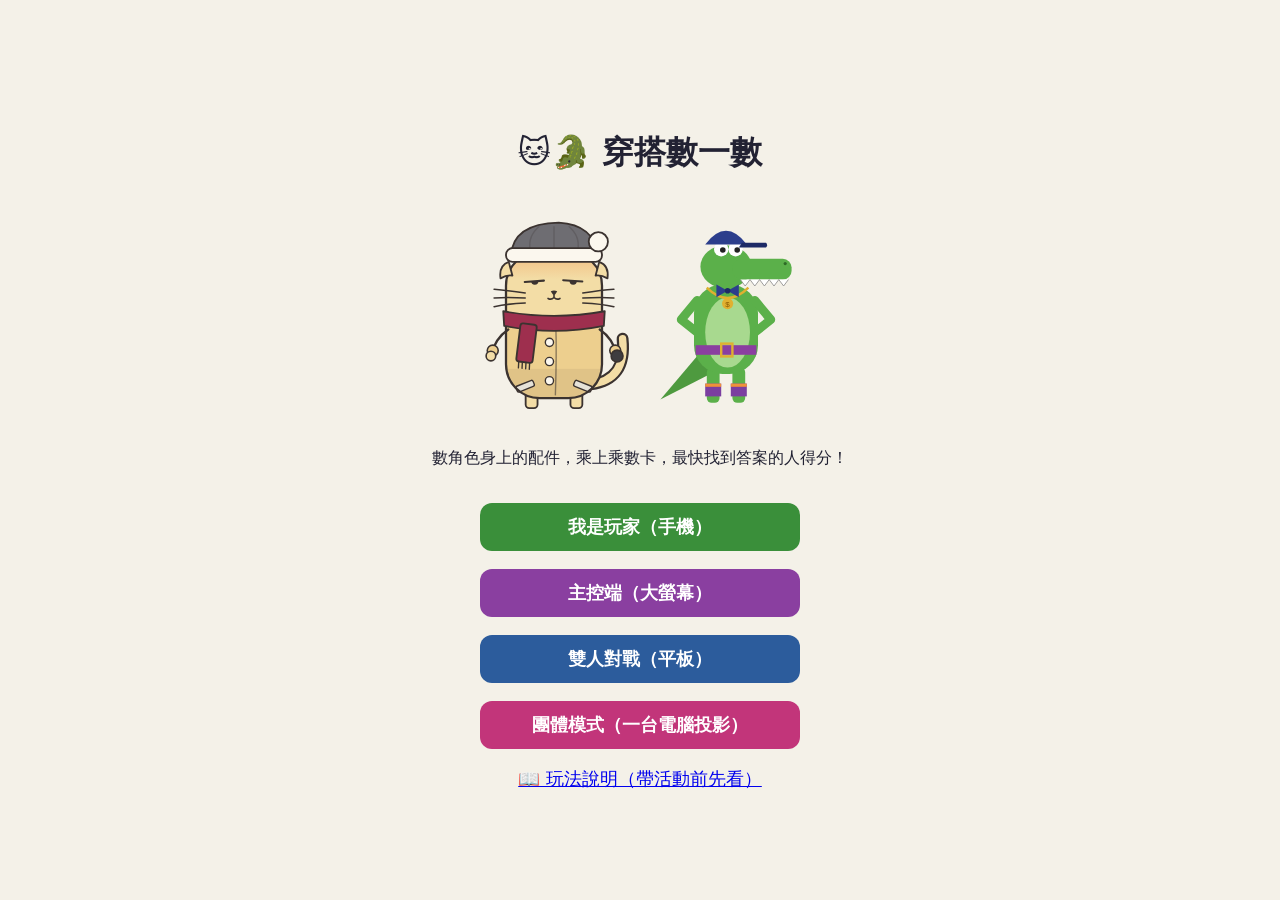
<file: index.html>
<!doctype html>
<html lang="zh-Hant">
<head>
<meta charset="utf-8">
<meta name="viewport" content="width=device-width, initial-scale=1">
<title>穿搭數一數</title>
<link rel="stylesheet" href="style.css?v=3">
<style>
  body { display: flex; flex-direction: column; align-items: center; justify-content: center; min-height: 100vh; gap: 18px; padding: 16px; }
  a.btn { text-decoration: none; width: min(320px, 100%); text-align: center; }
  .croc { width: 160px; height: 200px; }
</style>
</head>
<body>
  <h1>🐱🐊 穿搭數一數</h1>
  <div style="display:flex;gap:12px"><div class="croc" id="cat"></div><div class="croc" id="croc"></div></div>
  <p>數角色身上的配件，乘上乘數卡，最快找到答案的人得分！</p>
  <a class="btn" href="player.html">我是玩家（手機）</a>
  <a class="btn alt" href="host.html">主控端（大螢幕）</a>
  <a class="btn" style="background:#2c5c9c" href="duel.html">雙人對戰（平板）</a>
  <a class="btn" style="background:#c2357a" href="group.html">團體模式（一台電腦投影）</a>
  <a href="guide.html" style="font-size:1.1rem">📖 玩法說明（帶活動前先看）</a>
<script src="game.js?v=4"></script>
<script>document.getElementById('cat').innerHTML = charSVG(['beanie', 'scarf', 'coat', 'mitten'], 'cat');
document.getElementById('croc').innerHTML = charSVG(['cap', 'bowtie', 'necklace', 'belt', 'socks'], 'croc');</script>
</body>
</html>
</file>
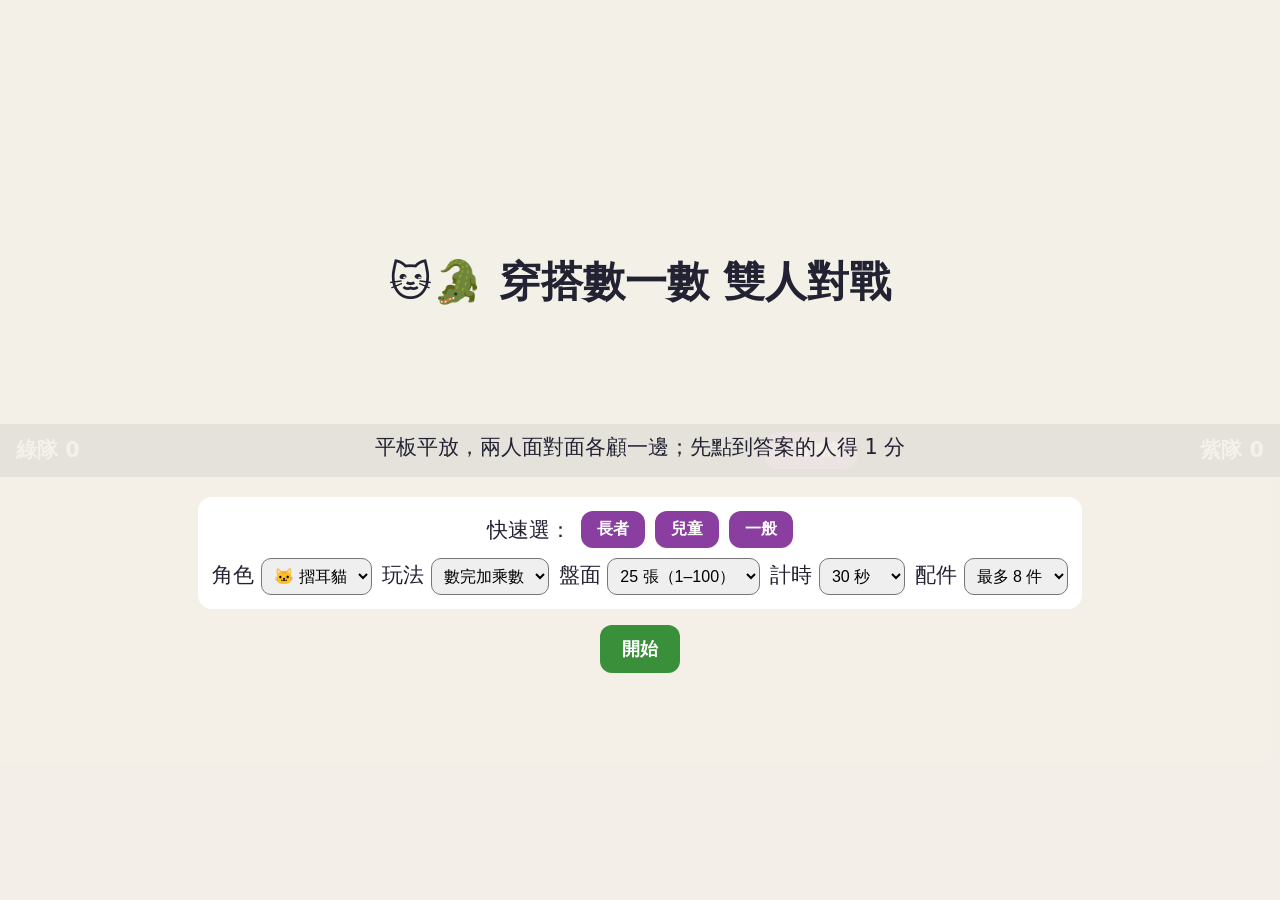
<file: duel.html>
<!doctype html>
<html lang="zh-Hant">
<head>
<meta charset="utf-8">
<meta name="viewport" content="width=device-width, initial-scale=1, maximum-scale=1, user-scalable=no">
<title>穿搭數一數 雙人對戰</title>
<link rel="stylesheet" href="style.css?v=3">
<style>
  html, body { height: 100%; overflow: hidden; touch-action: manipulation; }
  body { display: grid; grid-template-rows: 1fr auto 1fr; }
  .half { display: flex; align-items: center; justify-content: center; gap: 2vmin; padding: 1.5vmin; min-height: 0; }
  .half.flip { transform: rotate(180deg); }
  .half:nth-child(1) { background: #e6f2e0; }
  .half:nth-child(3) { background: #f2e6f0; }
  .side { display: flex; flex-direction: column; align-items: center; gap: 1vmin; height: 100%; justify-content: center; }
  .side .croc { height: 60%; aspect-ratio: .8; }
  .side .mcard { height: 22%; font-size: 9vmin; }
  .side .msg { font-weight: 800; font-size: 3vmin; text-align: center; min-height: 2em; }
  .half .board { height: 100%; aspect-ratio: 1; max-width: 62%; }
  .bar { display: flex; justify-content: space-between; align-items: center; gap: 12px; padding: 8px 16px; background: #223; color: #fff; font-weight: 800; font-size: 1.3rem; }
  .bar .btn { padding: 8px 14px; font-size: 1rem; }
  .menu { position: fixed; inset: 0; background: #f4f1e8ee; display: flex; flex-direction: column; align-items: center; justify-content: center; gap: 16px; font-size: 1.3rem; }
</style>
</head>
<body>
<section class="half flip" id="h0"></section>
<div class="bar">
  <span>綠隊 <span id="s0">0</span></span>
  <span class="timer" id="timer"></span>
  <button class="btn alt" id="flipBtn">上方轉向</button>
  <span>紫隊 <span id="s1">0</span></span>
</div>
<section class="half" id="h1"></section>

<div class="menu" id="menu">
  <h1>🐱🐊 穿搭數一數 雙人對戰</h1>
  <p id="result"></p>
  <p>平板平放，兩人面對面各顧一邊；先點到答案的人得 1 分</p>
  <div id="setup"></div>
  <button class="btn" onclick="start()">開始</button>
</div>

<script src="game.js?v=4"></script>
<script>
// 純本機模式，不連 Firebase；先答對的人得 1 分，答錯這題鎖住
const TOTAL = 10, REVEAL_MS = 3000;
const $ = (id) => document.getElementById(id);
const draft = loadSettings();
let set, gameBoard, round, score, lock, picks, winner, phase = 'menu', endsAt;
$('setup').innerHTML = settingsHTML(draft, ['ranked']);   // 對戰固定「先答對得 1 分」，不用選計分
bindSettings($('setup'), draft);

function start() {
  set = { ...draft }; gameBoard = makeBoard(); score = [0, 0]; round = null;
  $('menu').classList.add('hidden');
  next();
}

function next() {
  round = makeRound((round?.n || 0) + 1, round?.mult, Math.random, set.char, set);
  lock = [false, false]; picks = [null, null]; winner = null;
  phase = 'answer';
  endsAt = set.secs ? Date.now() + set.secs * 1000 : Infinity;
  render();
}

function tap(p, i) {
  if (phase !== 'answer' || lock[p]) return;
  picks[p] = i;
  if (boardOf(round, gameBoard)[i].includes(answerOf(round))) { score[p]++; winner = p; return reveal(); }
  lock[p] = true;
  if (lock[0] && lock[1]) return reveal();
  render();
}

function reveal() {
  phase = 'reveal';
  render();
  setTimeout(() => {
    if (round.n < TOTAL) return next();
    phase = 'menu';
    $('result').textContent = score[0] === score[1] ? `平手！${score[0]} : ${score[1]}` : `${score[0] > score[1] ? '綠隊' : '紫隊'}贏了！${score[0]} : ${score[1]}`;
    $('menu').classList.remove('hidden');
  }, REVEAL_MS);
}

function half(p) {
  const ans = answerOf(round), board = boardOf(round, gameBoard);
  let msg = lock[p] ? '答錯了，等下一題' : `第 ${round.n} 題`;
  if (phase === 'reveal') msg = winner === p ? '你最快！+1' : equationText(round);
  const mcard = round.op === 'count' ? '' : `<div class="mcard">${OP_SIGN[round.op]}${round.mult}</div>`;
  $('h' + p).innerHTML = `<div class="side"><div class="croc">${charSVG(round.items, round.char)}</div>${mcard}<div class="msg">${msg}</div></div>
    ${boardHTML(board)}`;
  $('h' + p).querySelectorAll('.ncard').forEach((b) => {
    const i = +b.dataset.card;
    if (picks[p] === i) b.classList.add(phase === 'reveal' && winner === p ? 'right' : 'wrong');
    if (phase === 'reveal' && board[i].includes(ans)) b.classList.add('right');
    b.disabled = phase !== 'answer' || lock[p];
    b.addEventListener('pointerdown', () => tap(p, i));   // pointerdown 比 click 快，兩人搶答公平些
  });
}

function render() {
  half(0); half(1);
  $('s0').textContent = score[0]; $('s1').textContent = score[1];
}

// 倒數用時間戳算剩餘，不靠 interval 累減
(function tick() {
  if (phase === 'answer') {
    const left = endsAt - Date.now();
    $('timer').textContent = set.secs ? Math.max(0, Math.ceil(left / 1000)) : '';
    if (left <= 0) reveal();
  } else $('timer').textContent = '';
  requestAnimationFrame(tick);
})();

$('flipBtn').onclick = () => $('h0').classList.toggle('flip');
</script>
</body>
</html>
</file>
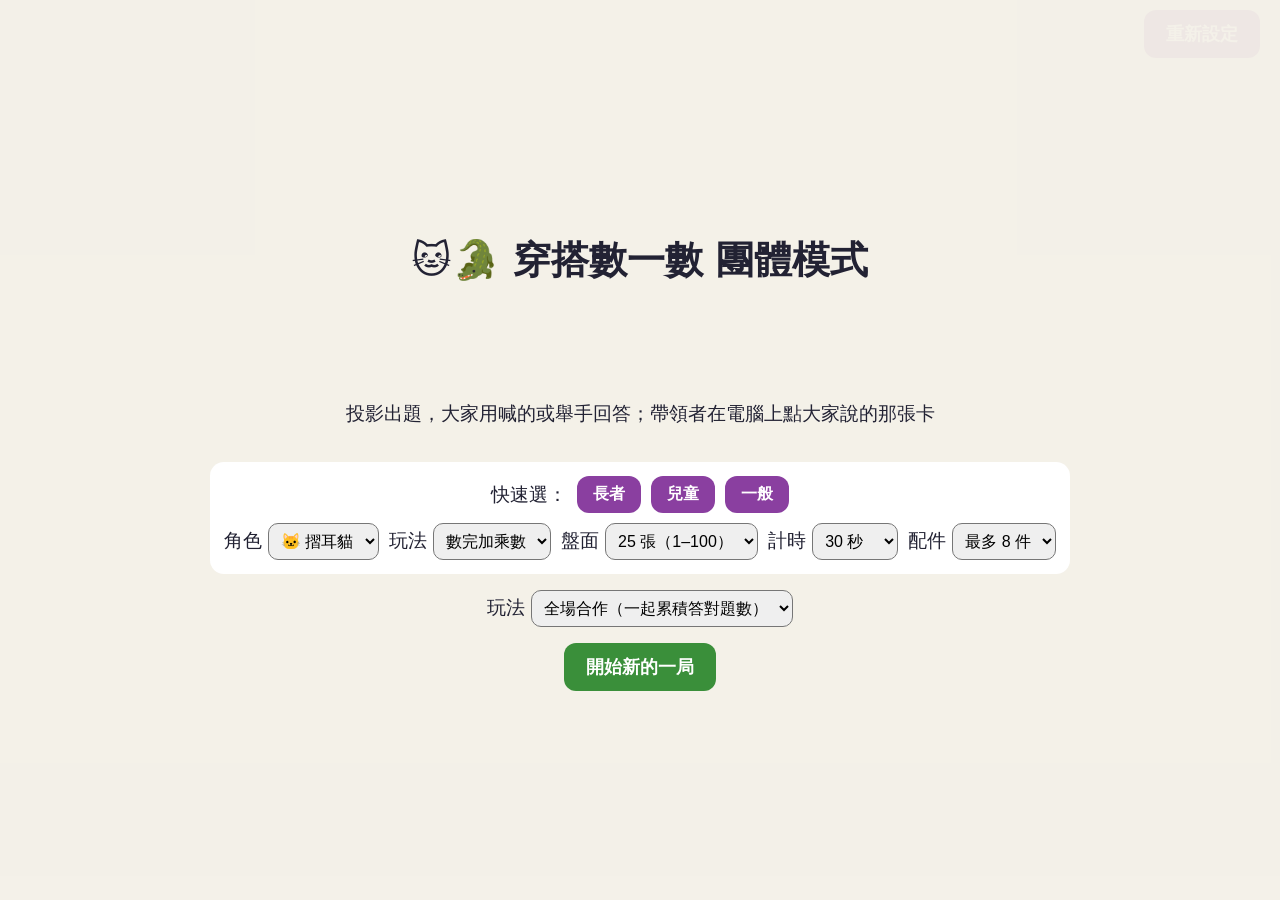
<file: group.html>
<!doctype html>
<html lang="zh-Hant">
<head>
<meta charset="utf-8">
<meta name="viewport" content="width=device-width, initial-scale=1">
<title>穿搭數一數 團體模式</title>
<link rel="stylesheet" href="style.css?v=3">
<style>
  html, body { height: 100%; }
  body { display: grid; grid-template-rows: auto 1fr auto; }
  .top { display: flex; justify-content: space-between; align-items: center; padding: 10px 20px; font-size: 1.4rem; font-weight: 800; }
  .top .timer { font-size: 2.4rem; }
  main { display: flex; align-items: center; justify-content: center; gap: 3vw; padding: 0 2vw; min-height: 0; }
  .stage { display: flex; flex-direction: column; align-items: center; gap: 1vh; height: 100%; justify-content: center; }
  .stage .croc { height: 52vh; aspect-ratio: .8; }
  .stage .row { display: flex; align-items: center; gap: 16px; font-size: 7vh; font-weight: 900; }
  .stage .mcard { height: 14vh; font-size: 9vh; }
  .prompt { font-size: 4vh; font-weight: 800; text-align: center; min-height: 3em; }
  main .board { height: 78vh; aspect-ratio: 1; max-width: 55vw; }
  .bottom { display: flex; justify-content: center; align-items: center; gap: 14px; padding: 12px; flex-wrap: wrap; background: #fff; }
  .team { color: #fff; border: 0; border-radius: 14px; padding: 10px 22px; font-size: 1.4rem; font-weight: 800; }
  .team b { font-size: 1.8rem; margin-left: 8px; }
  .ask { font-size: 1.3rem; font-weight: 800; }
  .menu { position: fixed; inset: 0; background: #f4f1e8f2; display: flex; flex-direction: column; align-items: center; justify-content: center; gap: 16px; font-size: 1.2rem; padding: 16px; text-align: center; }
  .menu h2 { font-size: 2.4rem; margin: 0; }
  @keyframes shake { 25% { transform: translateX(-8px); } 75% { transform: translateX(8px); } }
  .ncard.wrong { animation: shake .3s; }
</style>
</head>
<body>
<div class="top"><span id="info"></span><span class="timer" id="timer"></span><button class="btn alt" onclick="openMenu()">重新設定</button></div>
<main id="main"></main>
<div class="bottom" id="bottom"></div>

<div class="menu" id="menu">
  <h1>🐱🐊 穿搭數一數 團體模式</h1>
  <p id="result"></p>
  <p>投影出題，大家用喊的或舉手回答；帶領者在電腦上點大家說的那張卡</p>
  <div id="setup"></div>
  <label>玩法 <select id="teamSel" style="font-size:1rem;padding:8px;border-radius:10px">
    <option value="0">全場合作（一起累積答對題數）</option>
    <option value="2">分 2 隊搶答</option>
    <option value="3">分 3 隊搶答</option>
    <option value="4">分 4 隊搶答</option>
  </select></label>
  <button class="btn" onclick="start()">開始新的一局</button>
  <button class="btn alt hidden" id="resumeBtn" onclick="resume()">繼續這局</button>
</div>

<script src="game.js?v=4"></script>
<script>
// 純本機模式，不連 Firebase：一台電腦＋投影，帶領者操作
const TOTAL = 10;
const TEAMS = [['紅隊', '#d9534f'], ['藍隊', '#2c5c9c'], ['綠隊', '#3a8f3a'], ['黃隊', '#e0a526']];
const $ = (id) => document.getElementById(id);
const draft = loadSettings();
let set, teams, gameBoard, round, phase = 'menu', endsAt, wrongs, teamScore, coopRight;
$('setup').innerHTML = settingsHTML(draft, ['ranked']);   // 團體模式計分另外選（合作／分隊）
bindSettings($('setup'), draft);

function start() {
  set = { ...draft }; teams = +$('teamSel').value;
  gameBoard = makeBoard(); round = null; teamScore = [0, 0, 0, 0]; coopRight = 0;
  $('menu').classList.add('hidden');
  $('resumeBtn').classList.add('hidden');
  next();
}

function next() {
  if (round && round.n >= TOTAL) return finish();
  round = makeRound((round?.n || 0) + 1, round?.mult, Math.random, set.char, set);
  wrongs = new Set();
  phase = 'answer';
  endsAt = set.secs ? Date.now() + set.secs * 1000 : Infinity;
  render();
}

// 帶領者點了大家說的那張卡
function tap(i) {
  if (phase !== 'answer') return;
  if (boardOf(round, gameBoard)[i].includes(answerOf(round))) {
    if (teams) phase = 'award';             // 分隊：再按是哪一隊答對
    else { coopRight++; phase = 'reveal'; }
  } else wrongs.add(i);                      // 答錯不扣分，可以再猜
  render();
}

function award(t) {
  if (t >= 0) teamScore[t]++;
  phase = 'reveal';
  render();
}

function giveUp() { phase = 'reveal'; render(); }

function finish() {
  phase = 'menu';
  $('resumeBtn').classList.add('hidden');
  if (teams) {
    const list = TEAMS.slice(0, teams).map(([name], t) => [name, teamScore[t]]).sort((a, b) => b[1] - a[1]);
    const tie = list[0][1] === list[1][1];
    $('result').innerHTML = `<h2>${tie ? '🤝 平手！' : `🏆 ${list[0][0]}贏了！`}</h2>${list.map(([n, sc]) => `${n} ${sc} 分`).join('　')}`;
  } else {
    $('result').innerHTML = `<h2>🎉 全場答對 ${coopRight} / ${TOTAL} 題</h2>`;
  }
  $('menu').classList.remove('hidden');
}

// 玩到一半打開設定：先暫停，誤按的話可以回去繼續（倒數也接著算）
let paused = null;
function openMenu() {
  if (phase === 'menu') return;
  paused = { phase, left: endsAt - Date.now() };
  $('result').textContent = '';
  phase = 'menu';
  $('resumeBtn').classList.remove('hidden');
  $('menu').classList.remove('hidden');
}
function resume() {
  phase = paused.phase; endsAt = Date.now() + paused.left;
  $('menu').classList.add('hidden');
  render();
}

function render() {
  const board = boardOf(round, gameBoard), ans = answerOf(round), shown = phase !== 'answer';
  const mcard = round.op === 'count' ? '' : `${OP_SIGN[round.op]}<div class="mcard">${round.mult}</div>`;
  const prompt = phase === 'answer' ? promptText(round) : equationText(round);
  $('info').textContent = `第 ${round.n} / ${TOTAL} 題`;
  $('main').innerHTML = `<div class="stage"><div class="row"><div class="croc">${charSVG(round.items, round.char)}</div>${mcard}</div><div class="prompt">${prompt}</div></div>${boardHTML(board)}`;
  $('main').querySelectorAll('.ncard').forEach((b) => {
    const i = +b.dataset.card;
    if (wrongs.has(i)) b.classList.add('wrong');
    if (shown && board[i].includes(ans)) b.classList.add('right');
    b.disabled = phase !== 'answer';
    b.onclick = () => tap(i);
  });

  const scores = teams
    ? TEAMS.slice(0, teams).map(([name, color], t) => `<button class="team" style="background:${color}" ${phase === 'award' ? `onclick="award(${t})"` : 'disabled'}>${name}<b>${teamScore[t]}</b></button>`).join('')
    : `<span class="ask">全場答對 ${coopRight} 題</span>`;
  let action = '';
  if (phase === 'answer') action = `<button class="btn alt" onclick="giveUp()">公布答案</button>`;
  if (phase === 'award') action = `<span class="ask">答對了！哪一隊答的？</span><button class="btn alt" onclick="award(-1)">不給分</button>`;
  if (phase === 'reveal') action = `<button class="btn" onclick="next()">${round.n >= TOTAL ? '看結果' : '下一題'}</button>`;
  $('bottom').innerHTML = scores + action;
}

// 倒數用時間戳算剩餘，時間到直接公布、不給分
setInterval(() => {
  if (phase === 'answer' && set.secs) {
    const left = endsAt - Date.now();
    $('timer').textContent = Math.max(0, Math.ceil(left / 1000));
    if (left <= 0) giveUp();
  } else $('timer').textContent = '';
}, 250);
</script>
</body>
</html>
</file>
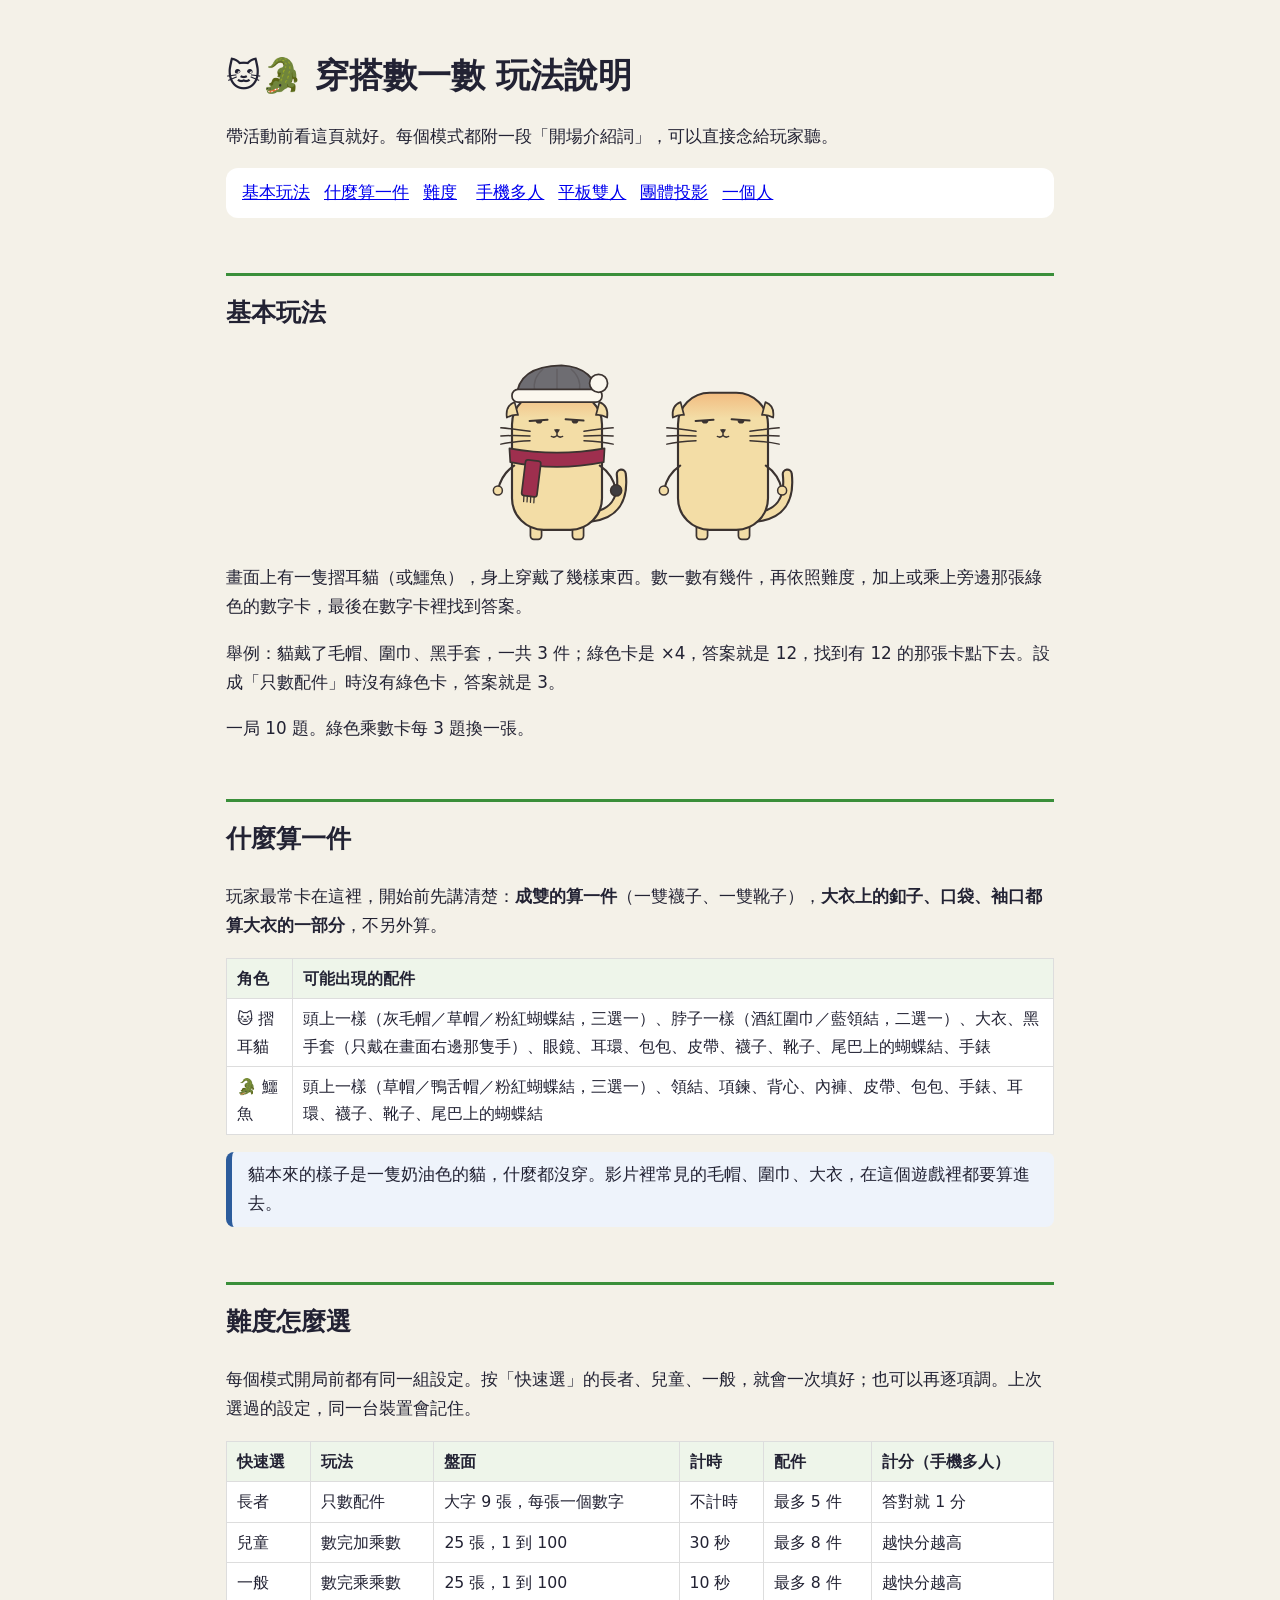
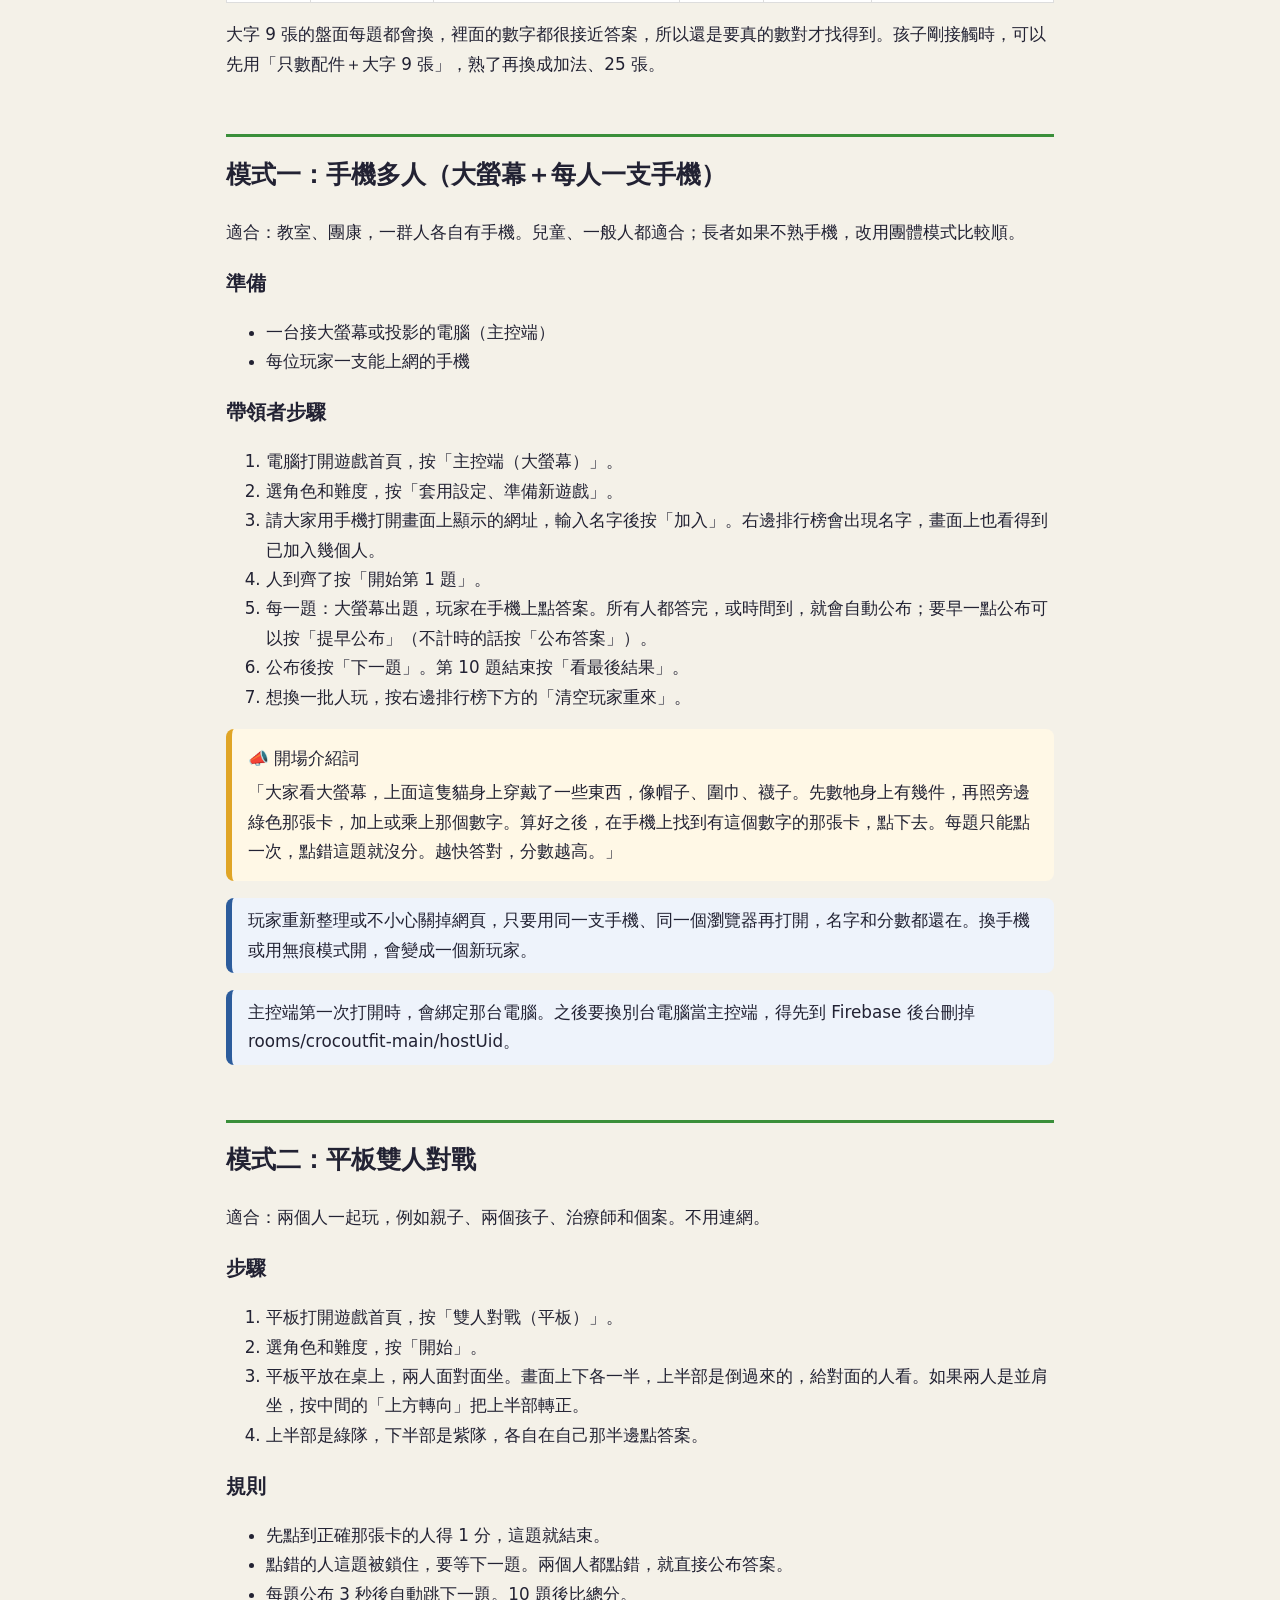
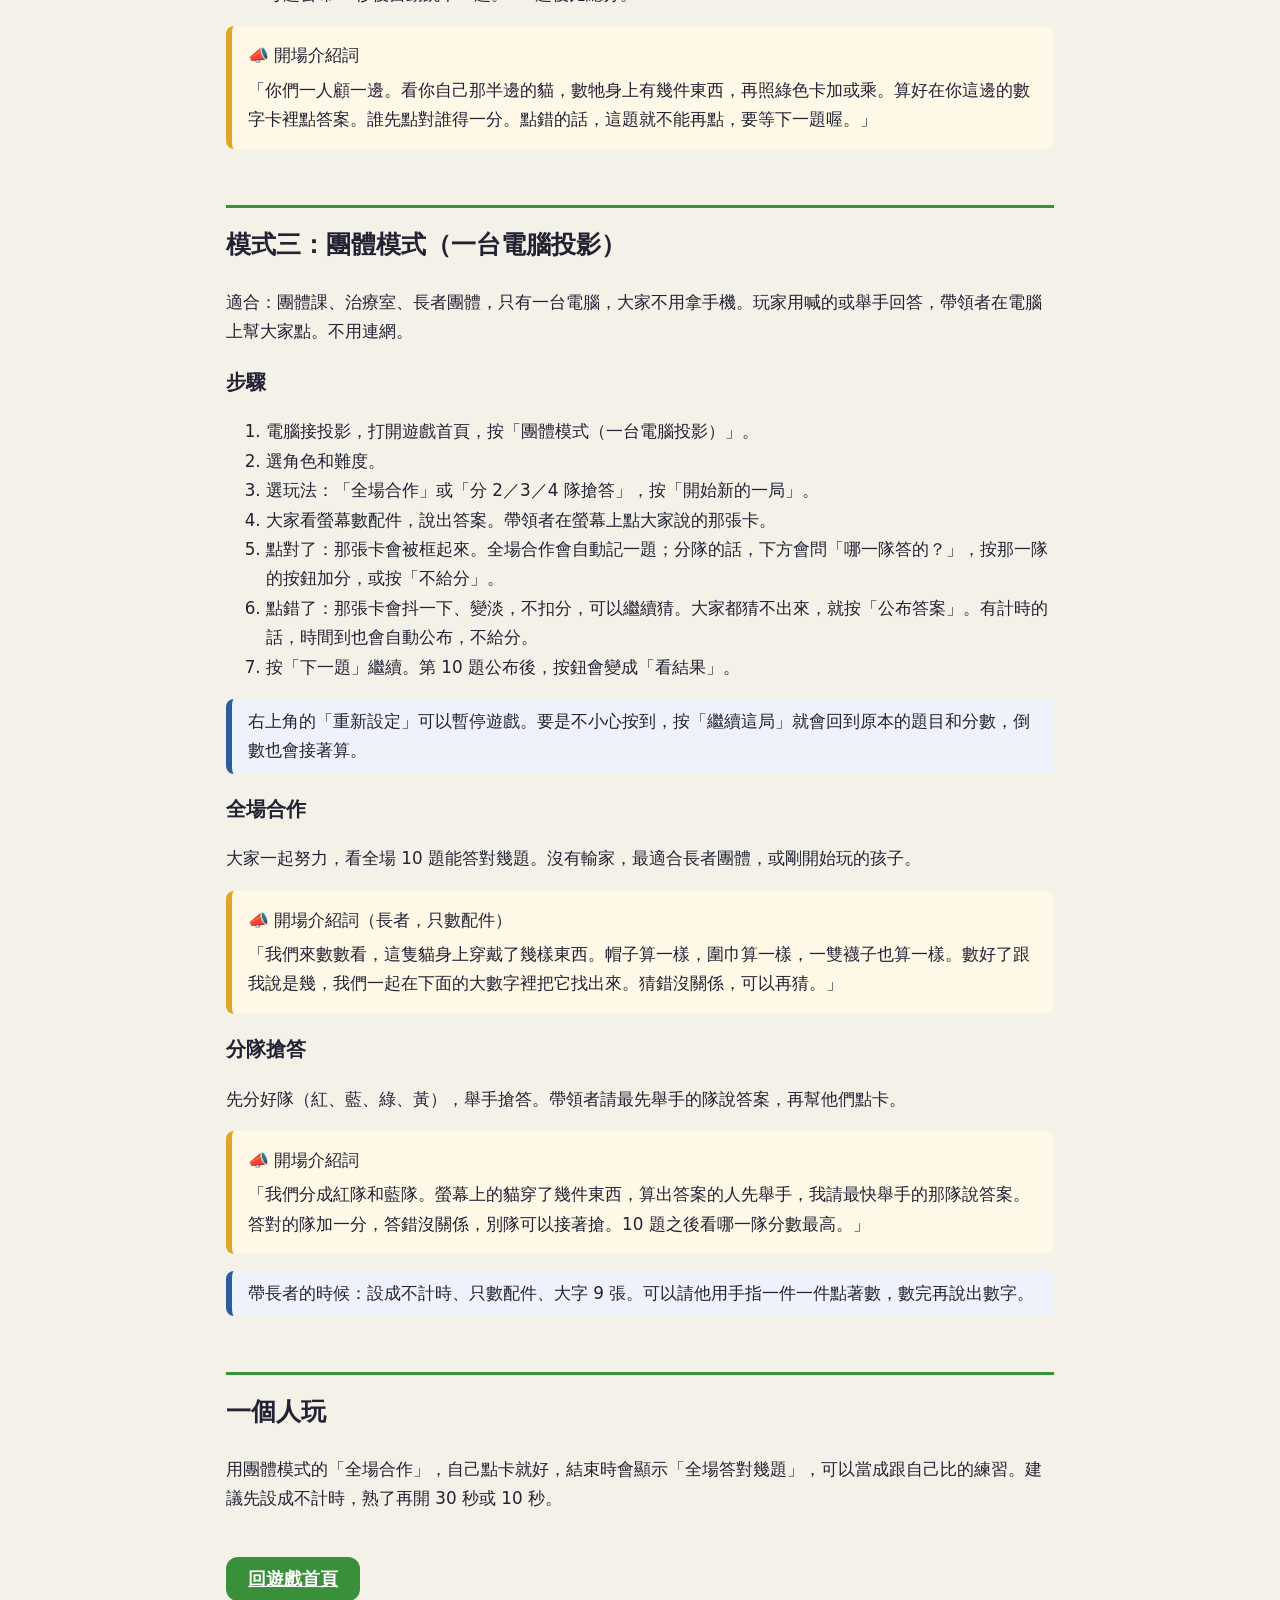
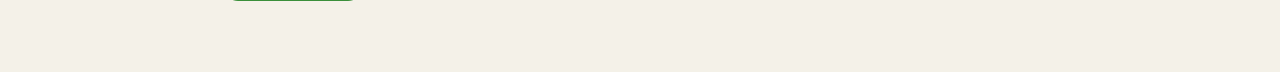
<file: guide.html>
<!doctype html>
<html lang="zh-Hant">
<head>
<meta charset="utf-8">
<meta name="viewport" content="width=device-width, initial-scale=1">
<title>穿搭數一數 玩法說明</title>
<link rel="stylesheet" href="style.css?v=3">
<style>
  body { max-width: 860px; margin: 0 auto; padding: 24px 16px 60px; line-height: 1.75; font-size: 1.05rem; }
  h1 { margin-bottom: 4px; }
  h2 { margin-top: 2.2em; padding-top: .6em; border-top: 3px solid #3a8f3a; }
  h3 { margin-bottom: .3em; }
  .chars { display: flex; gap: 16px; justify-content: center; }
  .chars .croc { width: 150px; height: 190px; }
  table { border-collapse: collapse; width: 100%; background: #fff; font-size: .98rem; }
  th, td { border: 1px solid #ddd; padding: 6px 10px; text-align: left; vertical-align: top; }
  th { background: #eef5ea; }
  .say { background: #fff8e6; border-left: 6px solid #e0a526; padding: 10px 16px; border-radius: 8px; margin: 10px 0; }
  .say p { margin: .3em 0; }
  .tip { background: #eef3fb; border-left: 6px solid #2c5c9c; padding: 8px 16px; border-radius: 8px; }
  nav { background: #fff; padding: 10px 16px; border-radius: 12px; }
  nav a { margin-right: 14px; white-space: nowrap; }
  .table-wrap { overflow-x: auto; }
  @media print { nav, .noprint { display: none; } h2 { break-before: page; border-top: 0; } body { font-size: 11pt; } }
</style>
</head>
<body>
<h1>🐱🐊 穿搭數一數 玩法說明</h1>
<p>帶活動前看這頁就好。每個模式都附一段「開場介紹詞」，可以直接念給玩家聽。</p>
<nav>
  <a href="#rule">基本玩法</a><a href="#items">什麼算一件</a><a href="#level">難度</a>
  <a href="#phone">手機多人</a><a href="#duel">平板雙人</a><a href="#group">團體投影</a><a href="#solo">一個人</a>
</nav>

<h2 id="rule">基本玩法</h2>
<div class="chars"><div class="croc" id="c1"></div><div class="croc" id="c2"></div></div>
<p>畫面上有一隻摺耳貓（或鱷魚），身上穿戴了幾樣東西。數一數有幾件，再依照難度，加上或乘上旁邊那張綠色的數字卡，最後在數字卡裡找到答案。</p>
<p>舉例：貓戴了毛帽、圍巾、黑手套，一共 3 件；綠色卡是 ×4，答案就是 12，找到有 12 的那張卡點下去。設成「只數配件」時沒有綠色卡，答案就是 3。</p>
<p>一局 10 題。綠色乘數卡每 3 題換一張。</p>

<h2 id="items">什麼算一件</h2>
<p>玩家最常卡在這裡，開始前先講清楚：<strong>成雙的算一件</strong>（一雙襪子、一雙靴子），<strong>大衣上的釦子、口袋、袖口都算大衣的一部分</strong>，不另外算。</p>
<div class="table-wrap"><table>
  <tr><th>角色</th><th>可能出現的配件</th></tr>
  <tr><td>🐱 摺耳貓</td><td>頭上一樣（灰毛帽／草帽／粉紅蝴蝶結，三選一）、脖子一樣（酒紅圍巾／藍領結，二選一）、大衣、黑手套（只戴在畫面右邊那隻手）、眼鏡、耳環、包包、皮帶、襪子、靴子、尾巴上的蝴蝶結、手錶</td></tr>
  <tr><td>🐊 鱷魚</td><td>頭上一樣（草帽／鴨舌帽／粉紅蝴蝶結，三選一）、領結、項鍊、背心、內褲、皮帶、包包、手錶、耳環、襪子、靴子、尾巴上的蝴蝶結</td></tr>
</table></div>
<p class="tip">貓本來的樣子是一隻奶油色的貓，什麼都沒穿。影片裡常見的毛帽、圍巾、大衣，在這個遊戲裡都要算進去。</p>

<h2 id="level">難度怎麼選</h2>
<p>每個模式開局前都有同一組設定。按「快速選」的長者、兒童、一般，就會一次填好；也可以再逐項調。上次選過的設定，同一台裝置會記住。</p>
<div class="table-wrap"><table>
  <tr><th>快速選</th><th>玩法</th><th>盤面</th><th>計時</th><th>配件</th><th>計分（手機多人）</th></tr>
  <tr><td>長者</td><td>只數配件</td><td>大字 9 張，每張一個數字</td><td>不計時</td><td>最多 5 件</td><td>答對就 1 分</td></tr>
  <tr><td>兒童</td><td>數完加乘數</td><td>25 張，1 到 100</td><td>30 秒</td><td>最多 8 件</td><td>越快分越高</td></tr>
  <tr><td>一般</td><td>數完乘乘數</td><td>25 張，1 到 100</td><td>10 秒</td><td>最多 8 件</td><td>越快分越高</td></tr>
</table></div>
<p>大字 9 張的盤面每題都會換，裡面的數字都很接近答案，所以還是要真的數對才找得到。孩子剛接觸時，可以先用「只數配件＋大字 9 張」，熟了再換成加法、25 張。</p>

<h2 id="phone">模式一：手機多人（大螢幕＋每人一支手機）</h2>
<p>適合：教室、團康，一群人各自有手機。兒童、一般人都適合；長者如果不熟手機，改用團體模式比較順。</p>
<h3>準備</h3>
<ul>
  <li>一台接大螢幕或投影的電腦（主控端）</li>
  <li>每位玩家一支能上網的手機</li>
</ul>
<h3>帶領者步驟</h3>
<ol>
  <li>電腦打開遊戲首頁，按「主控端（大螢幕）」。</li>
  <li>選角色和難度，按「套用設定、準備新遊戲」。</li>
  <li>請大家用手機打開畫面上顯示的網址，輸入名字後按「加入」。右邊排行榜會出現名字，畫面上也看得到已加入幾個人。</li>
  <li>人到齊了按「開始第 1 題」。</li>
  <li>每一題：大螢幕出題，玩家在手機上點答案。所有人都答完，或時間到，就會自動公布；要早一點公布可以按「提早公布」（不計時的話按「公布答案」）。</li>
  <li>公布後按「下一題」。第 10 題結束按「看最後結果」。</li>
  <li>想換一批人玩，按右邊排行榜下方的「清空玩家重來」。</li>
</ol>
<div class="say">
  <p>📣 開場介紹詞</p>
  <p>「大家看大螢幕，上面這隻貓身上穿戴了一些東西，像帽子、圍巾、襪子。先數牠身上有幾件，再照旁邊綠色那張卡，加上或乘上那個數字。算好之後，在手機上找到有這個數字的那張卡，點下去。每題只能點一次，點錯這題就沒分。越快答對，分數越高。」</p>
</div>
<p class="tip">玩家重新整理或不小心關掉網頁，只要用同一支手機、同一個瀏覽器再打開，名字和分數都還在。換手機或用無痕模式開，會變成一個新玩家。</p>
<p class="tip">主控端第一次打開時，會綁定那台電腦。之後要換別台電腦當主控端，得先到 Firebase 後台刪掉 rooms/crocoutfit-main/hostUid。</p>

<h2 id="duel">模式二：平板雙人對戰</h2>
<p>適合：兩個人一起玩，例如親子、兩個孩子、治療師和個案。不用連網。</p>
<h3>步驟</h3>
<ol>
  <li>平板打開遊戲首頁，按「雙人對戰（平板）」。</li>
  <li>選角色和難度，按「開始」。</li>
  <li>平板平放在桌上，兩人面對面坐。畫面上下各一半，上半部是倒過來的，給對面的人看。如果兩人是並肩坐，按中間的「上方轉向」把上半部轉正。</li>
  <li>上半部是綠隊，下半部是紫隊，各自在自己那半邊點答案。</li>
</ol>
<h3>規則</h3>
<ul>
  <li>先點到正確那張卡的人得 1 分，這題就結束。</li>
  <li>點錯的人這題被鎖住，要等下一題。兩個人都點錯，就直接公布答案。</li>
  <li>每題公布 3 秒後自動跳下一題。10 題後比總分。</li>
</ul>
<div class="say">
  <p>📣 開場介紹詞</p>
  <p>「你們一人顧一邊。看你自己那半邊的貓，數牠身上有幾件東西，再照綠色卡加或乘。算好在你這邊的數字卡裡點答案。誰先點對誰得一分。點錯的話，這題就不能再點，要等下一題喔。」</p>
</div>

<h2 id="group">模式三：團體模式（一台電腦投影）</h2>
<p>適合：團體課、治療室、長者團體，只有一台電腦，大家不用拿手機。玩家用喊的或舉手回答，帶領者在電腦上幫大家點。不用連網。</p>
<h3>步驟</h3>
<ol>
  <li>電腦接投影，打開遊戲首頁，按「團體模式（一台電腦投影）」。</li>
  <li>選角色和難度。</li>
  <li>選玩法：「全場合作」或「分 2／3／4 隊搶答」，按「開始新的一局」。</li>
  <li>大家看螢幕數配件，說出答案。帶領者在螢幕上點大家說的那張卡。</li>
  <li>點對了：那張卡會被框起來。全場合作會自動記一題；分隊的話，下方會問「哪一隊答的？」，按那一隊的按鈕加分，或按「不給分」。</li>
  <li>點錯了：那張卡會抖一下、變淡，不扣分，可以繼續猜。大家都猜不出來，就按「公布答案」。有計時的話，時間到也會自動公布，不給分。</li>
  <li>按「下一題」繼續。第 10 題公布後，按鈕會變成「看結果」。</li>
</ol>
<p class="tip">右上角的「重新設定」可以暫停遊戲。要是不小心按到，按「繼續這局」就會回到原本的題目和分數，倒數也會接著算。</p>
<h3>全場合作</h3>
<p>大家一起努力，看全場 10 題能答對幾題。沒有輸家，最適合長者團體，或剛開始玩的孩子。</p>
<div class="say">
  <p>📣 開場介紹詞（長者，只數配件）</p>
  <p>「我們來數數看，這隻貓身上穿戴了幾樣東西。帽子算一樣，圍巾算一樣，一雙襪子也算一樣。數好了跟我說是幾，我們一起在下面的大數字裡把它找出來。猜錯沒關係，可以再猜。」</p>
</div>
<h3>分隊搶答</h3>
<p>先分好隊（紅、藍、綠、黃），舉手搶答。帶領者請最先舉手的隊說答案，再幫他們點卡。</p>
<div class="say">
  <p>📣 開場介紹詞</p>
  <p>「我們分成紅隊和藍隊。螢幕上的貓穿了幾件東西，算出答案的人先舉手，我請最快舉手的那隊說答案。答對的隊加一分，答錯沒關係，別隊可以接著搶。10 題之後看哪一隊分數最高。」</p>
</div>
<p class="tip">帶長者的時候：設成不計時、只數配件、大字 9 張。可以請他用手指一件一件點著數，數完再說出數字。</p>

<h2 id="solo">一個人玩</h2>
<p>用團體模式的「全場合作」，自己點卡就好，結束時會顯示「全場答對幾題」，可以當成跟自己比的練習。建議先設成不計時，熟了再開 30 秒或 10 秒。</p>

<p class="noprint" style="margin-top:3em"><a class="btn" href="index.html">回遊戲首頁</a></p>

<script src="game.js?v=4"></script>
<script>
document.getElementById('c1').innerHTML = charSVG(['beanie', 'scarf', 'mitten'], 'cat');
document.getElementById('c2').innerHTML = charSVG([], 'cat');
</script>
</body>
</html>
</file>
<file: style.css>
* { box-sizing: border-box; }
body { margin: 0; font-family: system-ui, "PingFang TC", sans-serif; background: #f4f1e8; color: #223; -webkit-tap-highlight-color: transparent; }
button { font: inherit; cursor: pointer; }
.btn { border: 0; border-radius: 12px; padding: 12px 22px; font-size: 1.1rem; font-weight: 700; background: #3a8f3a; color: #fff; }
.btn.alt { background: #8a3fa0; }
.btn:disabled { opacity: .4; }
.hidden { display: none !important; }
.center { text-align: center; }

/* 數字卡：2×2 四色格，跟實體卡一樣 */
.board { display: grid; grid-template-columns: repeat(5, 1fr); gap: 6px; }
.ncard { container-type: inline-size; aspect-ratio: 1; display: grid; grid-template-columns: 1fr 1fr; border: 3px solid transparent; border-radius: 10px; overflow: hidden; padding: 0; }
.ncard span { display: flex; align-items: center; justify-content: center; color: #fff; font-weight: 800; font-size: clamp(.7rem, 2.6vmin, 1.4rem); font-size: 28cqi; letter-spacing: -.03em; }
/* 字級跟著卡片寬度走（cqi = 卡片寬的 1%）：28cqi 讓「100」剛好塞得進半張卡，手機上也不會縮成小字 */
.ncard span:nth-child(1) { background: #3d9a4a; }
.ncard span:nth-child(2) { background: #e0a526; }
.ncard span:nth-child(3) { background: #2c5c9c; }
.ncard span:nth-child(4) { background: #c2357a; }
.ncard:disabled { cursor: default; }
.ncard.picked { border-color: #222; transform: scale(.94); }
.ncard.wrong { opacity: .35; }
.ncard.right { border-color: #ffd400; box-shadow: 0 0 0 4px #ffd400; }

/* 乘數卡 */
.mcard { display: inline-flex; align-items: center; justify-content: center; background: #3a8f3a; color: #fff; font-weight: 900; border-radius: 14px; aspect-ratio: 1; }
.croc svg { width: 100%; height: 100%; }
.timer { font-variant-numeric: tabular-nums; font-weight: 800; }

/* 大字盤面：3×3、一張一個數字，給長者或年紀小的孩子 */
.board.big { grid-template-columns: repeat(3, 1fr); gap: 10px; }
.board.big .ncard { grid-template-columns: 1fr; border-width: 4px; border-radius: 16px; }
.board.big .ncard span { font-size: clamp(2rem, 9vmin, 5.5rem); font-size: 48cqi; }
.board.big .ncard:nth-child(4n+2) span { background: #e0a526; }
.board.big .ncard:nth-child(4n+3) span { background: #2c5c9c; }
.board.big .ncard:nth-child(4n+4) span { background: #c2357a; }

/* 難度設定表單 */
.settings { display: flex; flex-direction: column; gap: 10px; align-items: center; background: #fff; padding: 14px; border-radius: 14px; }
.settings .row { display: flex; gap: 10px; flex-wrap: wrap; justify-content: center; align-items: center; }
.settings select { font-size: 1rem; padding: 8px; border-radius: 10px; }
.settings .btn { padding: 8px 16px; font-size: 1rem; }
</file>
